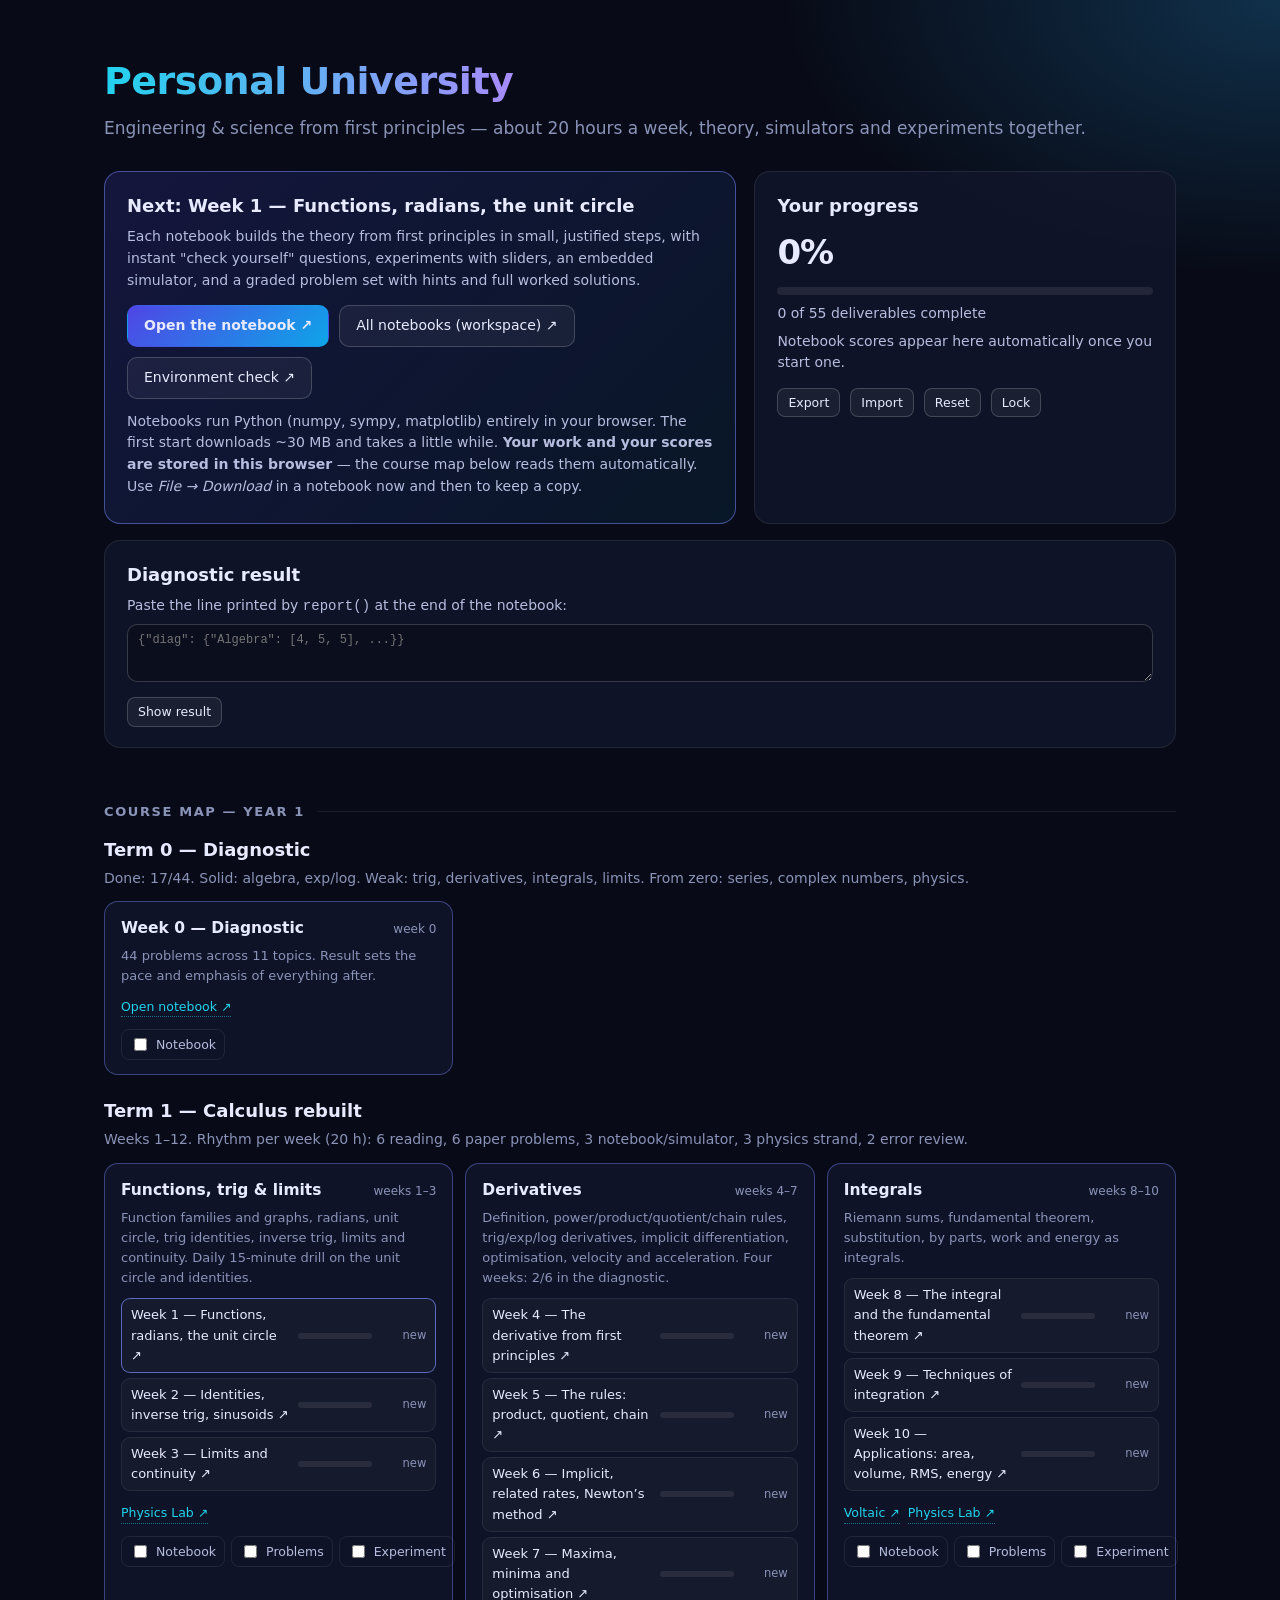
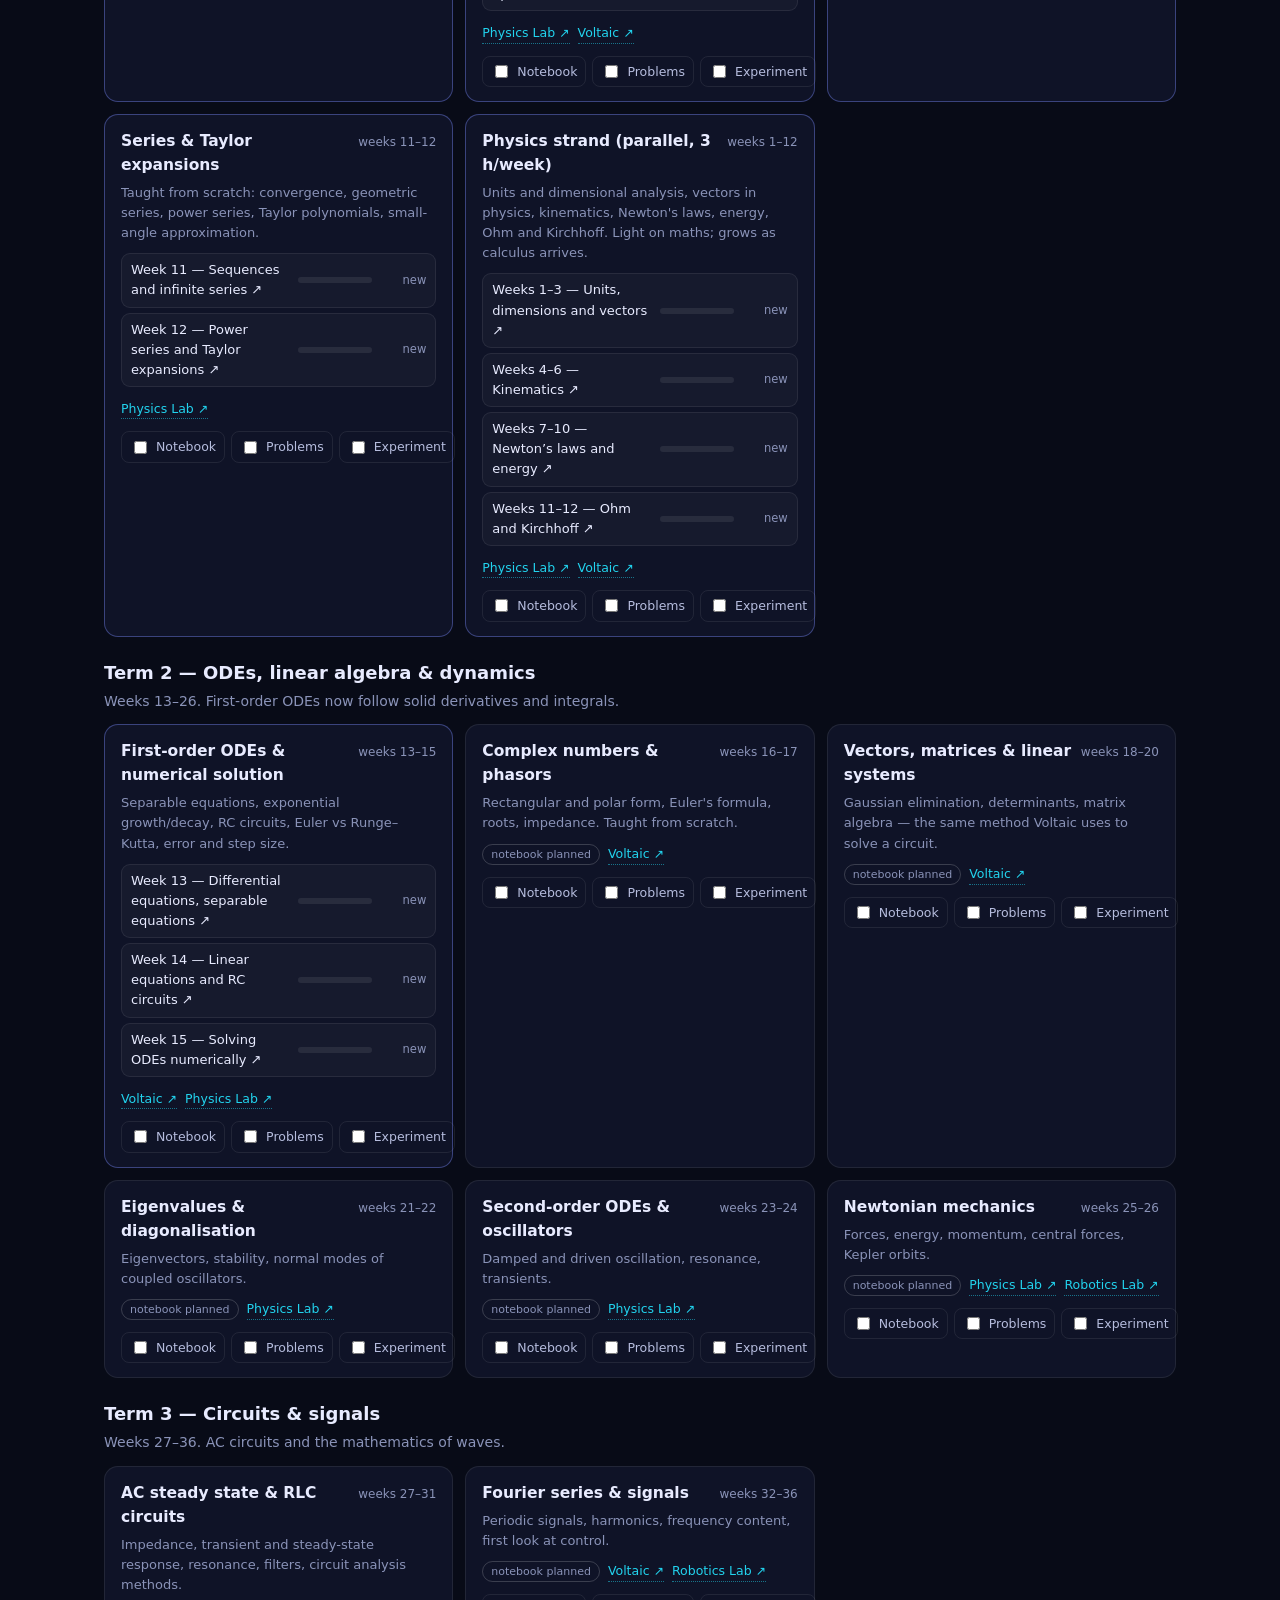
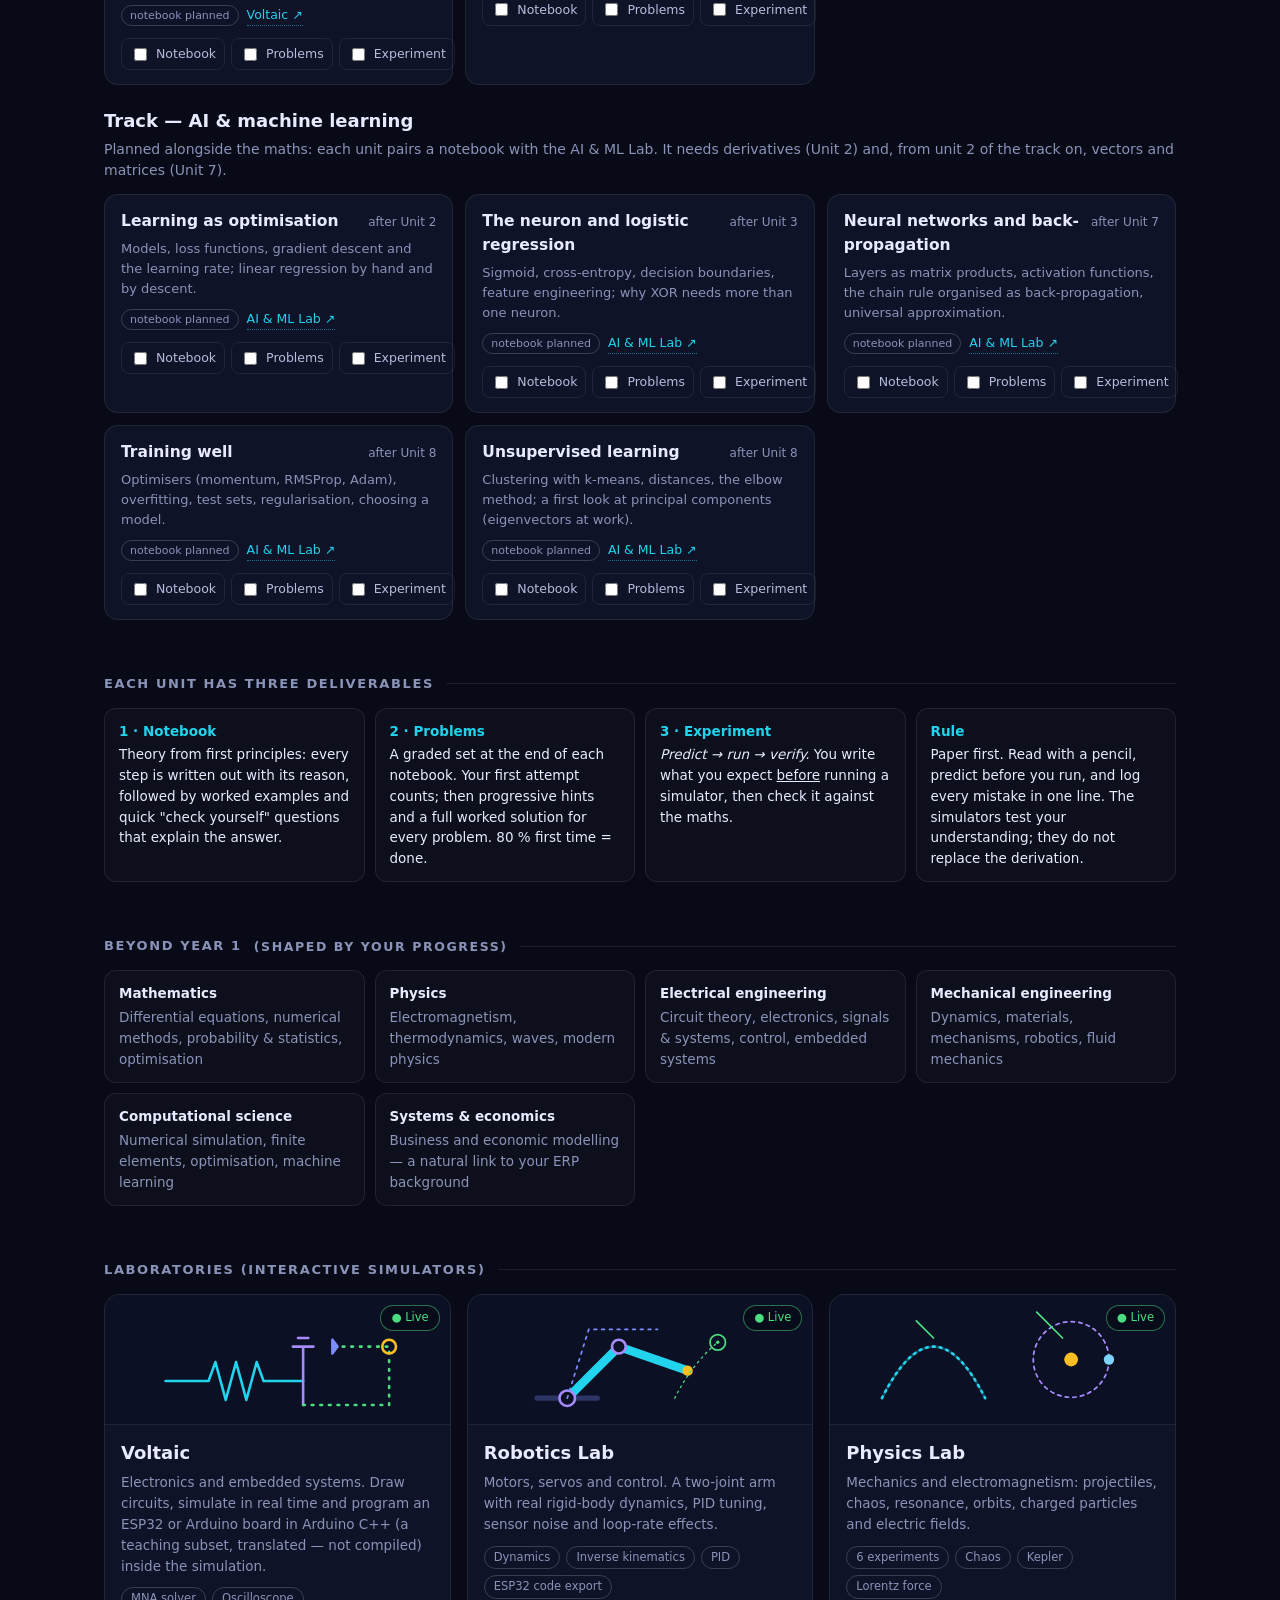
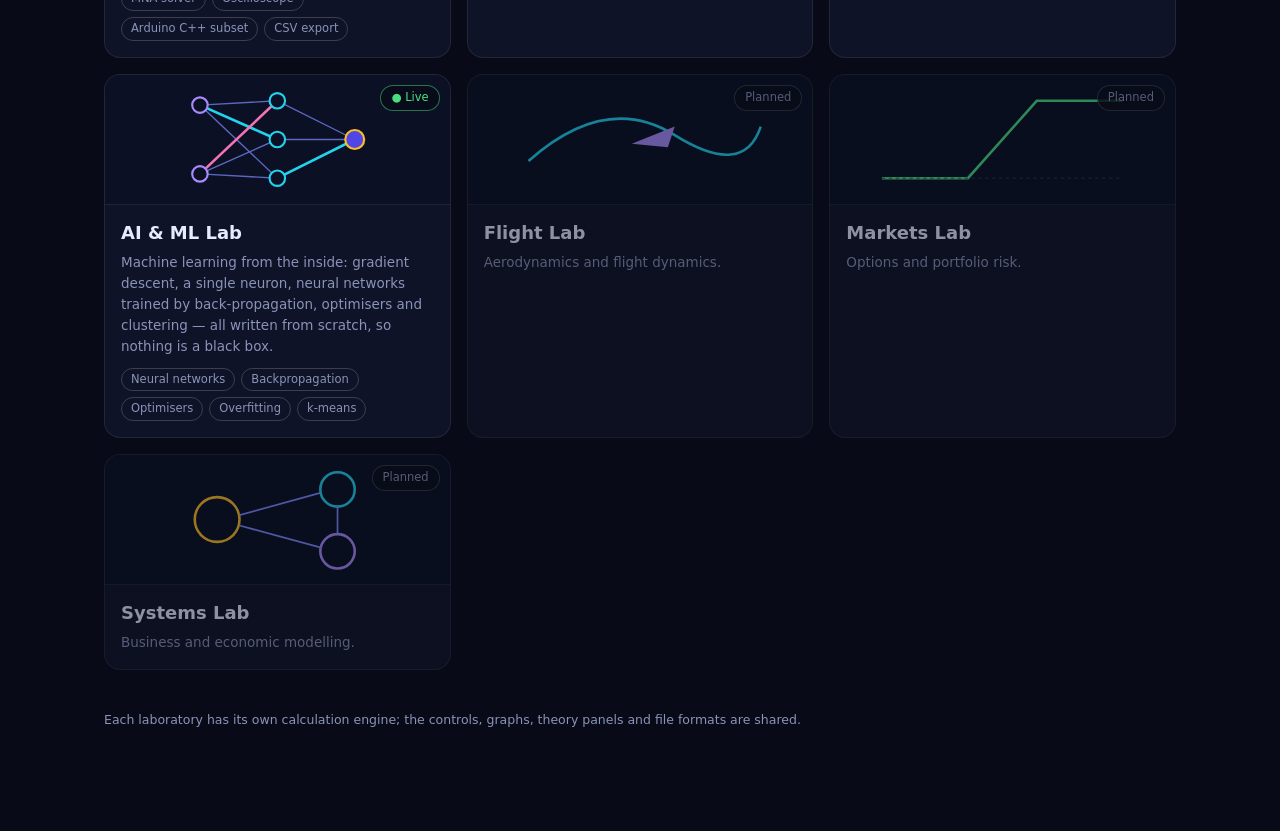
<file: index.html>
<!doctype html>
<html lang="en">
<head>
<script src="shared/gate.js"></script>
<meta charset="utf-8">
<meta name="viewport" content="width=device-width,initial-scale=1">
<title>Personal University</title>
<style>
:root{--bg:#080b17;--panel:rgba(18,23,44,.78);--stroke:rgba(255,255,255,.08);--stroke2:rgba(255,255,255,.18);--text:#e8ebff;--muted:#8a93b8;--accent:#7c8cff;--accent2:#22d3ee;--good:#4ade80;--warn:#fbbf24}
*{box-sizing:border-box}
body{margin:0;min-height:100vh;background:radial-gradient(1200px 600px at 15% -10%,#1a2150 0,transparent 60%),radial-gradient(900px 500px at 100% 0,#10304a 0,transparent 55%),var(--bg);color:var(--text);font:15px/1.55 Inter,"Segoe UI",system-ui,sans-serif}
main{max-width:1120px;margin:0 auto;padding:52px 24px 90px}
h1{font-size:38px;margin:0 0 4px;letter-spacing:-.5px;background:linear-gradient(90deg,#22d3ee,#a78bfa);-webkit-background-clip:text;background-clip:text;color:transparent;display:inline-block}
.sub{color:var(--muted);font-size:17px;margin:0 0 30px}
h2.sec{margin:54px 0 14px;font-size:13px;letter-spacing:1.6px;text-transform:uppercase;color:var(--muted);display:flex;align-items:center;gap:12px}
h2.sec:after{content:"";flex:1;height:1px;background:var(--stroke)}
a{color:inherit}
.btn{display:inline-flex;align-items:center;gap:8px;padding:9px 16px;border-radius:10px;border:1px solid var(--stroke2);background:rgba(255,255,255,.05);color:var(--text);text-decoration:none;font:inherit;font-size:14px;cursor:pointer;transition:background .15s,border-color .15s}
.btn:hover{background:rgba(255,255,255,.1);border-color:var(--accent)}
.btn.primary{background:linear-gradient(135deg,#4f46e5,#0ea5e9);border-color:transparent;font-weight:600}
.btn.primary:hover{filter:brightness(1.12)}
.btn.sm{padding:4px 10px;font-size:12.5px;border-radius:8px}
.hero{display:grid;grid-template-columns:1.5fr 1fr;gap:18px}
@media (max-width:860px){.hero{grid-template-columns:1fr}}
.panel{border:1px solid var(--stroke);border-radius:16px;background:var(--panel);padding:20px 22px}
.panel h3{margin:0 0 6px;font-size:18px}
.panel p{margin:6px 0;color:#b6bdde;font-size:14px}
.start{border-color:rgba(124,140,255,.5);background:linear-gradient(135deg,rgba(79,70,229,.18),rgba(14,165,233,.08))}
.row{display:flex;gap:10px;flex-wrap:wrap;margin-top:14px}
.small{font-size:12.5px;color:var(--muted)}
/* progress */
.bar{height:8px;background:rgba(255,255,255,.08);border-radius:999px;overflow:hidden;margin:8px 0}
.bar i{display:block;height:100%;background:linear-gradient(90deg,#22d3ee,#a78bfa);width:0;transition:width .3s}
.big{font-size:34px;font-weight:700;letter-spacing:-1px}
/* course map */
.term{margin:0 0 22px}
.term>h3{margin:0 0 4px;font-size:18px}
.term>p{margin:0 0 12px;color:var(--muted);font-size:14px}
.units{display:grid;grid-template-columns:repeat(auto-fill,minmax(330px,1fr));gap:12px}
.unit{border:1px solid var(--stroke);border-radius:14px;background:var(--panel);padding:14px 16px;display:flex;flex-direction:column;gap:6px}
.unit.avail{border-color:rgba(124,140,255,.4)}
.unit .top{display:flex;justify-content:space-between;align-items:baseline;gap:8px}
.unit h4{margin:0;font-size:15.5px}
.wk{font-size:12px;color:var(--muted);white-space:nowrap}
.unit .topics{font-size:13px;color:var(--muted)}
.chip{display:inline-block;font-size:11px;padding:1px 8px;border-radius:999px;border:1px solid var(--stroke2);color:var(--muted)}
.chip.go{color:var(--good);border-color:rgba(74,222,128,.5)}
.deliv{display:grid;grid-template-columns:repeat(3,1fr);gap:6px;margin-top:6px}
.deliv label{display:flex;align-items:center;gap:6px;font-size:12.5px;color:#b6bdde;padding:5px 8px;border:1px solid var(--stroke);border-radius:8px;cursor:pointer;user-select:none}
.deliv label.done{color:var(--good);border-color:rgba(74,222,128,.4);background:rgba(74,222,128,.06)}
.deliv input{accent-color:#4ade80}
.links{display:flex;gap:8px;flex-wrap:wrap;margin-top:4px}
.links a{font-size:12.5px;color:var(--accent2);text-decoration:none;border-bottom:1px dotted rgba(34,211,238,.5)}
.links a:hover{color:#fff}
.nbs{display:flex;flex-direction:column;gap:5px;margin:4px 0 2px}
.nb{display:grid;grid-template-columns:1fr 74px 46px;gap:8px;align-items:center;font-size:13px;text-decoration:none;color:var(--text);padding:6px 9px;border:1px solid var(--stroke);border-radius:9px;background:rgba(255,255,255,.03)}
.nb:hover{border-color:var(--accent);background:rgba(124,140,255,.1)}
.nb .bar{margin:0;height:6px}
.nb .sc{font-size:11.5px;color:var(--muted);text-align:right;white-space:nowrap}
.nb.done{border-color:rgba(74,222,128,.45)}.nb.done .sc{color:var(--good)}
.nb.cur{border-color:rgba(124,140,255,.7)}
.later{display:grid;grid-template-columns:repeat(auto-fill,minmax(250px,1fr));gap:10px}
.later div{border:1px solid var(--stroke);border-radius:12px;padding:12px 14px;background:rgba(255,255,255,.025);font-size:13.5px}
.later b{display:block;margin-bottom:3px}
.later span{color:var(--muted)}
/* diagnostic result */
textarea{width:100%;min-height:58px;background:#0a0e1d;color:var(--text);border:1px solid var(--stroke2);border-radius:10px;padding:8px 10px;font:12px ui-monospace,Consolas,monospace}
.dg{display:grid;grid-template-columns:150px 1fr 44px;gap:8px;align-items:center;font-size:13px;margin:4px 0}
.dg .bar{margin:0}
.dg.weak .bar i{background:linear-gradient(90deg,#f87171,#fbbf24)}
details summary{cursor:pointer;color:var(--accent2)}
/* labs grid (existing) */
.grid{display:grid;grid-template-columns:repeat(auto-fill,minmax(300px,1fr));gap:16px}
.card{position:relative;display:flex;flex-direction:column;border:1px solid var(--stroke);border-radius:16px;background:var(--panel);overflow:hidden;text-decoration:none;color:inherit;transition:transform .15s,border-color .15s,box-shadow .15s}
.card.live:hover{transform:translateY(-3px);border-color:var(--accent);box-shadow:0 12px 40px rgba(80,100,255,.2)}
.card.soon{opacity:.6}
.art{height:130px;border-bottom:1px solid var(--stroke);background:#0b1024}
.art svg{width:100%;height:100%;display:block}
.body{padding:14px 16px 16px;display:flex;flex-direction:column;gap:5px;flex:1}
.body h2{margin:0;font-size:18px}.body p{margin:0;color:var(--muted);font-size:13.5px}
.tags{display:flex;flex-wrap:wrap;gap:6px;margin-top:6px}.tags span{font-size:11.5px;padding:2px 9px;border-radius:999px;border:1px solid var(--stroke2);color:var(--muted)}
.badge{position:absolute;top:10px;right:10px;font-size:11.5px;padding:3px 10px;border-radius:999px;background:rgba(8,11,23,.8);border:1px solid var(--stroke2)}
.live .badge{color:var(--good);border-color:rgba(74,222,128,.5)}.soon .badge{color:var(--muted)}
.how{display:grid;grid-template-columns:repeat(auto-fill,minmax(230px,1fr));gap:10px}
.how div{border:1px solid var(--stroke);border-radius:12px;padding:12px 14px;background:rgba(255,255,255,.025);font-size:13.5px}
.how b{display:block;color:var(--accent2);margin-bottom:2px}
</style>
<link rel="manifest" href="manifest.webmanifest">
<meta name="theme-color" content="#080b17">
<link rel="icon" type="image/png" href="icons/icon-192.png">
<link rel="apple-touch-icon" href="icons/apple-touch-icon.png">
<script src="shared/pwa.js"></script>
</head>
<body>
<main>
  <h1>Personal University</h1>
  <p class="sub">Engineering &amp; science from first principles — about 20 hours a week, theory, simulators and experiments together.</p>

  <div class="hero">
    <div class="panel start">
      <h3 id="nextT">Continue: Unit 1 · Week 1</h3>
      <p id="nextP">Each notebook builds the theory from first principles in small, justified steps, with instant "check yourself" questions, experiments with sliders, an embedded simulator, and a graded problem set with hints and full worked solutions.</p>
      <div class="row">
        <a class="btn primary" id="startBtn" href="learn/notebooks/notebooks/index.html?path=year1/u01w1-functions-radians-circle.ipynb" target="_blank">Open the notebook ↗</a>
        <a class="btn" href="learn/notebooks/lab/index.html" target="_blank">All notebooks (workspace) ↗</a>
        <a class="btn" href="learn/notebooks/notebooks/index.html?path=00-setup-check.ipynb" target="_blank">Environment check ↗</a>
      </div>
      <p class="small" style="margin-top:12px">Notebooks run Python (numpy, sympy, matplotlib) entirely in your browser. The first start downloads ~30 MB and takes a little while. <b>Your work and your scores are stored in this browser</b> — the course map below reads them automatically. Use <i>File → Download</i> in a notebook now and then to keep a copy.</p>
    </div>
    <div class="panel">
      <h3>Your progress</h3>
      <div class="big" id="pct">0%</div>
      <div class="bar"><i id="pbar"></i></div>
      <p class="small" id="pdetail">0 of 0 deliverables complete</p>
      <p class="small" id="pauto"></p>
      <div class="row">
        <button class="btn sm" id="exp">Export</button>
        <button class="btn sm" id="imp">Import</button>
        <button class="btn sm" id="rst">Reset</button>
        <button class="btn sm" id="lock" hidden>Lock</button>
      </div>
      <input type="file" id="impf" accept=".json" hidden>
    </div>
  </div>

  <div class="panel" style="margin-top:16px">
    <h3>Diagnostic result</h3>
    <div id="dgOut"><p class="small">Paste the line printed by <code>report()</code> at the end of the notebook:</p>
      <textarea id="dgIn" placeholder='{"diag": {"Algebra": [4, 5, 5], ...}}'></textarea>
      <div class="row" style="margin-top:8px"><button class="btn sm" id="dgGo">Show result</button></div></div>
  </div>

  <h2 class="sec">Course map — Year 1</h2>
  <div id="map"></div>

  <h2 class="sec">Each unit has three deliverables</h2>
  <div class="how">
    <div><b>1 · Notebook</b>Theory from first principles: every step is written out with its reason, followed by worked examples and quick "check yourself" questions that explain the answer.</div>
    <div><b>2 · Problems</b>A graded set at the end of each notebook. Your first attempt counts; then progressive hints and a full worked solution for every problem. 80 % first time = done.</div>
    <div><b>3 · Experiment</b><i>Predict → run → verify.</i> You write what you expect <u>before</u> running a simulator, then check it against the maths.</div>
    <div><b>Rule</b>Paper first. Read with a pencil, predict before you run, and log every mistake in one line. The simulators test your understanding; they do not replace the derivation.</div>
  </div>

  <h2 class="sec">Beyond year 1 <span class="small">(shaped by your progress)</span></h2>
  <div class="later">
    <div><b>Mathematics</b><span>Differential equations, numerical methods, probability &amp; statistics, optimisation</span></div>
    <div><b>Physics</b><span>Electromagnetism, thermodynamics, waves, modern physics</span></div>
    <div><b>Electrical engineering</b><span>Circuit theory, electronics, signals &amp; systems, control, embedded systems</span></div>
    <div><b>Mechanical engineering</b><span>Dynamics, materials, mechanisms, robotics, fluid mechanics</span></div>
    <div><b>Computational science</b><span>Numerical simulation, finite elements, optimisation, machine learning</span></div>
    <div><b>Systems &amp; economics</b><span>Business and economic modelling — a natural link to your ERP background</span></div>
  </div>

  <h2 class="sec">Laboratories (interactive simulators)</h2>
<div class="grid">
    <a class="card live" href="voltaic/index.html">
      <span class="badge">● Live</span>
      <div class="art"><svg viewBox="0 0 320 150"><g fill="none" stroke-width="3" stroke-linecap="round" stroke-linejoin="round">
        <path d="M30 100H80M80 100l8-22 12 44 12-44 12 44 12-44 8 22H190" stroke="#22d3ee"/>
        <path d="M190 100v-40m-12 0h24m-18 -10h12M190 100v28" stroke="#a78bfa"/>
        <path d="M190 128H290V60H230" stroke="#4ade80" stroke-dasharray="2 8"/>
        <circle cx="290" cy="60" r="8" stroke="#fbbf24"/><path d="M230 60l-6-8v16z" fill="#7c8cff" stroke="#7c8cff"/></g></svg></div>
      <div class="body"><h2>Voltaic</h2><p>Electronics and embedded systems. Draw circuits, simulate in real time and program an ESP32 or Arduino board in Arduino C++ (a teaching subset, translated — not compiled) inside the simulation.</p>
        <div class="tags"><span>MNA solver</span><span>Oscilloscope</span><span>Arduino C++ subset</span><span>CSV export</span></div></div>
    </a>

    <a class="card live" href="robotics/index.html">
      <span class="badge">● Live</span>
      <div class="art"><svg viewBox="0 0 320 150"><g stroke-linecap="round" fill="none">
        <path d="M40 120H110" stroke="#2c3566" stroke-width="6"/>
        <path d="M75 120L135 60L215 88" stroke="#22d3ee" stroke-width="10"/>
        <circle cx="75" cy="120" r="9" fill="#0b1024" stroke="#a78bfa" stroke-width="3"/><circle cx="135" cy="60" r="8" fill="#0b1024" stroke="#a78bfa" stroke-width="3"/>
        <circle cx="215" cy="88" r="6" fill="#fbbf24"/>
        <path d="M75 120L100 40L180 40" stroke="#7c8cff" stroke-width="2" stroke-dasharray="3 6"/>
        <circle cx="250" cy="55" r="9" stroke="#4ade80" stroke-width="2"/><circle cx="250" cy="55" r="2" fill="#4ade80"/>
        <path d="M200 120q20-40 50-65" stroke="#4ade80" stroke-width="1.5" stroke-dasharray="2 5"/></g></svg></div>
      <div class="body"><h2>Robotics Lab</h2><p>Motors, servos and control. A two-joint arm with real rigid-body dynamics, PID tuning, sensor noise and loop-rate effects.</p>
        <div class="tags"><span>Dynamics</span><span>Inverse kinematics</span><span>PID</span><span>ESP32 code export</span></div></div>
    </a>

    <a class="card live" href="physics/index.html"><span class="badge">● Live</span>
      <div class="art"><svg viewBox="0 0 320 150"><g fill="none" stroke-width="3" stroke-linecap="round"><path d="M20 120q60-120 120 0" stroke="#22d3ee" stroke-dasharray="2 6"/><path d="M20 120q60-120 120 0" stroke="#22d3ee" opacity=".3"/><circle cx="240" cy="75" r="44" stroke="#a78bfa" stroke-width="2" stroke-dasharray="4 5"/><circle cx="240" cy="75" r="8" fill="#fbbf24" stroke="none"/><circle cx="284" cy="75" r="6" fill="#7dd3fc" stroke="none"/><path d="M60 30l20 20M200 20l30 30" stroke="#4ade80" stroke-width="2"/></g></svg></div>
      <div class="body"><h2>Physics Lab</h2><p>Mechanics and electromagnetism: projectiles, chaos, resonance, orbits, charged particles and electric fields.</p>
        <div class="tags"><span>6 experiments</span><span>Chaos</span><span>Kepler</span><span>Lorentz force</span></div></div></a>

    <a class="card live" href="ml/index.html"><span class="badge">● Live</span>
      <div class="art"><svg viewBox="0 0 320 150"><g stroke-linecap="round" fill="none">
        <path d="M70 35L160 30M70 35L160 75M70 35L160 120M70 115L160 30M70 115L160 75M70 115L160 120M160 30L250 75M160 75L250 75M160 120L250 75" stroke="#7c8cff" stroke-width="1.6" opacity=".7"/>
        <path d="M70 35L160 75M160 120L250 75" stroke="#22d3ee" stroke-width="3"/><path d="M70 115L160 30" stroke="#f472b6" stroke-width="3"/>
        <circle cx="70" cy="35" r="9" fill="#0b1024" stroke="#a78bfa" stroke-width="2.5"/><circle cx="70" cy="115" r="9" fill="#0b1024" stroke="#a78bfa" stroke-width="2.5"/>
        <circle cx="160" cy="30" r="9" fill="#0b1024" stroke="#22d3ee" stroke-width="2.5"/><circle cx="160" cy="75" r="9" fill="#0b1024" stroke="#22d3ee" stroke-width="2.5"/><circle cx="160" cy="120" r="9" fill="#0b1024" stroke="#22d3ee" stroke-width="2.5"/>
        <circle cx="250" cy="75" r="11" fill="#4f46e5" stroke="#fbbf24" stroke-width="2.5"/></g></svg></div>
      <div class="body"><h2>AI &amp; ML Lab</h2><p>Machine learning from the inside: gradient descent, a single neuron, neural networks trained by back-propagation, optimisers and clustering — all written from scratch, so nothing is a black box.</p>
        <div class="tags"><span>Neural networks</span><span>Backpropagation</span><span>Optimisers</span><span>Overfitting</span><span>k-means</span></div></div></a>

    <div class="card soon"><span class="badge">Planned</span>
      <div class="art"><svg viewBox="0 0 320 150"><path d="M30 100Q120 20 200 70T300 60" fill="none" stroke="#22d3ee" stroke-width="3"/><path d="M150 80l50-20-8 24z" fill="#a78bfa"/></svg></div>
      <div class="body"><h2>Flight Lab</h2><p>Aerodynamics and flight dynamics.</p></div></div>

    <div class="card soon"><span class="badge">Planned</span>
      <div class="art"><svg viewBox="0 0 320 150"><path d="M20 120L120 120L200 30L300 30" fill="none" stroke="#4ade80" stroke-width="3"/><path d="M20 120L120 120L200 120L300 120" stroke="#2c3566" stroke-dasharray="4 4" fill="none"/></svg></div>
      <div class="body"><h2>Markets Lab</h2><p>Options and portfolio risk.</p></div></div>

    <div class="card soon"><span class="badge">Planned</span>
      <div class="art"><svg viewBox="0 0 320 150"><circle cx="90" cy="75" r="26" fill="none" stroke="#fbbf24" stroke-width="3"/><circle cx="230" cy="40" r="20" fill="none" stroke="#22d3ee" stroke-width="3"/><circle cx="230" cy="112" r="20" fill="none" stroke="#a78bfa" stroke-width="3"/><path d="M116 70L210 44M116 82L212 108M230 60v32" stroke="#7c8cff" stroke-width="2" fill="none"/></svg></div>
      <div class="body"><h2>Systems Lab</h2><p>Business and economic modelling.</p></div></div>
  </div>

  <p class="small" style="margin-top:40px">Each laboratory has its own calculation engine; the controls, graphs, theory panels and file formats are shared.</p>
</main>
<script src="learn/curriculum.js"></script>
<script>
(function () {
  const KEY = 'uni.progress.v1', DKEY = 'uni.diag.v1', $ = s => document.querySelector(s);
  let prog = {}; try { prog = JSON.parse(localStorage.getItem(KEY)) || {}; } catch (e) { }
  const save = () => { try { localStorage.setItem(KEY, JSON.stringify(prog)); } catch (e) { } };
  const NB = 'learn/notebooks/notebooks/index.html?path=';
  const DEL = [['nb', 'Notebook'], ['pr', 'Problems'], ['ex', 'Experiment']];

  /* Notebook results: each notebook saves <id>-results.json next to itself; JupyterLite keeps those files in IndexedDB. */
  let RES = {}, NEXT = null;
  const ALLNB = []; CURRICULUM.forEach(t => t.units.forEach(u => (u.notebooks || []).forEach(n => ALLNB.push(n))));
  async function loadResults() {
    try {
      if (!indexedDB.databases) return;
      const name = 'JupyterLite Storage - ' + new URL('learn/notebooks/', location.href).pathname;
      if (!(await indexedDB.databases()).some(d => d.name === name)) return;
      const db = await new Promise((ok, no) => { const q = indexedDB.open(name); q.onsuccess = () => ok(q.result); q.onerror = no; q.onupgradeneeded = () => { q.transaction.abort(); no(); }; });
      if (!db.objectStoreNames.contains('files')) { db.close(); return; }
      const all = await new Promise((ok, no) => { const q = db.transaction('files').objectStore('files').getAll(); q.onsuccess = () => ok(q.result); q.onerror = no; });
      db.close();
      const out = {};
      for (const f of all) {
        if (!f || !/-results\.json$/.test(f.name || '')) continue;
        try { const c = f.format === 'base64' ? JSON.parse(decodeURIComponent(escape(atob(f.content)))) : (typeof f.content === 'string' ? JSON.parse(f.content) : f.content); if (c && c.id && c.sum) out[c.id] = c; } catch (e) { }
      }
      RES = out;
    } catch (e) { }
  }
  function pickNext() {
    NEXT = ALLNB.find(n => { const sm = RES[n.id] && RES[n.id].sum; return !(sm && sm.tried >= sm.n && sm.got >= .8 * sm.n); }) || null;
    if (NEXT) { $('#nextT').textContent = (RES[NEXT.id] ? 'Continue: ' : 'Next: ') + NEXT.title; $('#startBtn').href = NB + NEXT.path; }
    else if (ALLNB.length) { $('#nextT').textContent = 'All available notebooks are done'; }
    let g = 0, n = 0, k = 0; ALLNB.forEach(x => { const sm = RES[x.id] && RES[x.id].sum; if (sm) { g += sm.got; n += sm.n; k++; } });
    $('#pauto').textContent = k ? `From your notebooks: ${g} of ${n} problems right first time, in ${k} notebook${k > 1 ? 's' : ''} started.` : 'Notebook scores appear here automatically once you start one.';
  }
  function render() {
    pickNext();
    let total = 0, done = 0, html = '';
    for (const t of CURRICULUM) {
      html += `<div class="term"><h3>${t.title}</h3><p>${t.desc}</p><div class="units">`;
      for (const u of t.units) {
        const p = prog[u.id] || {}, has = !!(u.notebook || u.notebooks);
        const dels = u.deliverables || ['nb', 'pr', 'ex'];
        html += `<div class="unit ${has ? 'avail' : ''}"><div class="top"><h4>${u.title}</h4><span class="wk">${u.weeks}</span></div>`;
        html += `<div class="topics">${u.topics}</div>`;
        if (u.notebooks) html += `<div class="nbs">${u.notebooks.map(n => { const r = RES[n.id], sm = r && r.sum, pc = sm && sm.n ? (sm.got + sm.later) / sm.n : 0, dn = sm && sm.tried >= sm.n && sm.got >= .8 * sm.n;
          return `<a class="nb ${dn ? 'done' : ''} ${NEXT && NEXT.id === n.id ? 'cur' : ''}" href="${NB}${n.path}" target="_blank" title="${sm ? `first time ${sm.got}/${sm.n}, on retry ${sm.later}, check-yourself ${sm.q}/${sm.nq}` : 'not started'}"><span>${n.title} ↗</span><div class="bar"><i style="width:${pc * 100}%"></i></div><span class="sc">${sm ? `${sm.got}/${sm.n}${dn ? ' ✓' : ''}` : 'new'}</span></a>`; }).join('')}</div>`;
        html += `<div class="links">${u.notebook ? `<a href="${NB}${u.notebook}" target="_blank">Open notebook ↗</a>` : (u.notebooks ? '' : '<span class="chip">notebook planned</span>')}${(u.labs || []).map(l => `<a href="${l[1]}" target="_blank">${l[0]} ↗</a>`).join('')}</div>`;
        html += `<div class="deliv">${DEL.filter(d => dels.includes(d[0])).map(d => { total++; const on = !!p[d[0]]; if (on) done++; return `<label class="${on ? 'done' : ''}"><input type="checkbox" data-u="${u.id}" data-d="${d[0]}" ${on ? 'checked' : ''}>${d[1]}</label>`; }).join('')}</div></div>`;
      }
      html += '</div></div>';
    }
    $('#map').innerHTML = html;
    const pc = total ? Math.round(done / total * 100) : 0; $('#pct').textContent = pc + '%'; $('#pbar').style.width = pc + '%'; $('#pdetail').textContent = `${done} of ${total} deliverables complete`;
    document.querySelectorAll('#map input[type=checkbox]').forEach(c => c.onchange = () => { const u = c.dataset.u; (prog[u] = prog[u] || {})[c.dataset.d] = c.checked; save(); render(); });
  }
  render();
  const refresh = () => loadResults().then(render);
  refresh(); addEventListener('focus', refresh); document.addEventListener('visibilitychange', () => { if (!document.hidden) refresh(); });

  $('#exp').onclick = () => { const a = document.createElement('a'); a.href = URL.createObjectURL(new Blob([JSON.stringify({ uni: 1, progress: prog, notebooks: RES, diag: JSON.parse(localStorage.getItem(DKEY) || 'null') }, null, 1)], { type: 'application/json' })); a.download = 'university-progress.json'; a.click(); URL.revokeObjectURL(a.href); };
  $('#imp').onclick = () => $('#impf').click();
  $('#impf').onchange = e => { const f = e.target.files[0]; if (!f) return; const r = new FileReader(); r.onload = () => { try { const o = JSON.parse(r.result); if (!o.uni) throw 0; prog = o.progress || {}; save(); if (o.diag) localStorage.setItem(DKEY, JSON.stringify(o.diag)); render(); showDiag(); } catch (x) { alert('Not a progress file'); } }; r.readAsText(f); e.target.value = ''; };
  if (window.PUGate && PUGate.active) { $('#lock').hidden = false; $('#lock').onclick = PUGate.lock; }
  $('#rst').onclick = () => { if (confirm('Reset all progress marks on this page? (Notebooks are not affected.)')) { prog = {}; save(); render(); } };

  function showDiag() {
    let d = null; try { d = JSON.parse(localStorage.getItem(DKEY)); } catch (e) { }
    if (!d) return;
    const rows = Object.entries(d).map(([t, v]) => ({ t, got: v[0], tried: v[1], n: v[2] }));
    $('#dgOut').innerHTML = rows.map(r => { const p = r.got / r.n; return `<div class="dg ${r.tried === r.n && p < .7 ? 'weak' : ''}"><span>${r.t}</span><div class="bar"><i style="width:${p * 100}%"></i></div><span>${r.got}/${r.n}</span></div>`; }).join('') + `<div class="row"><button class="btn sm" id="dgClear">Replace result</button></div><p class="small">Send this to your tutor to shape Term 1. Red bars are the areas to focus on first.</p>`;
    $('#dgClear').onclick = () => { localStorage.removeItem(DKEY); location.reload(); };
  }
  $('#dgGo').onclick = () => { try { const o = JSON.parse($('#dgIn').value.trim()); if (!o.diag) throw 0; localStorage.setItem(DKEY, JSON.stringify(o.diag)); showDiag(); } catch (e) { alert('That does not look like the report() line.'); } };
  showDiag();
})();
</script>
</body>
</html>
</file>
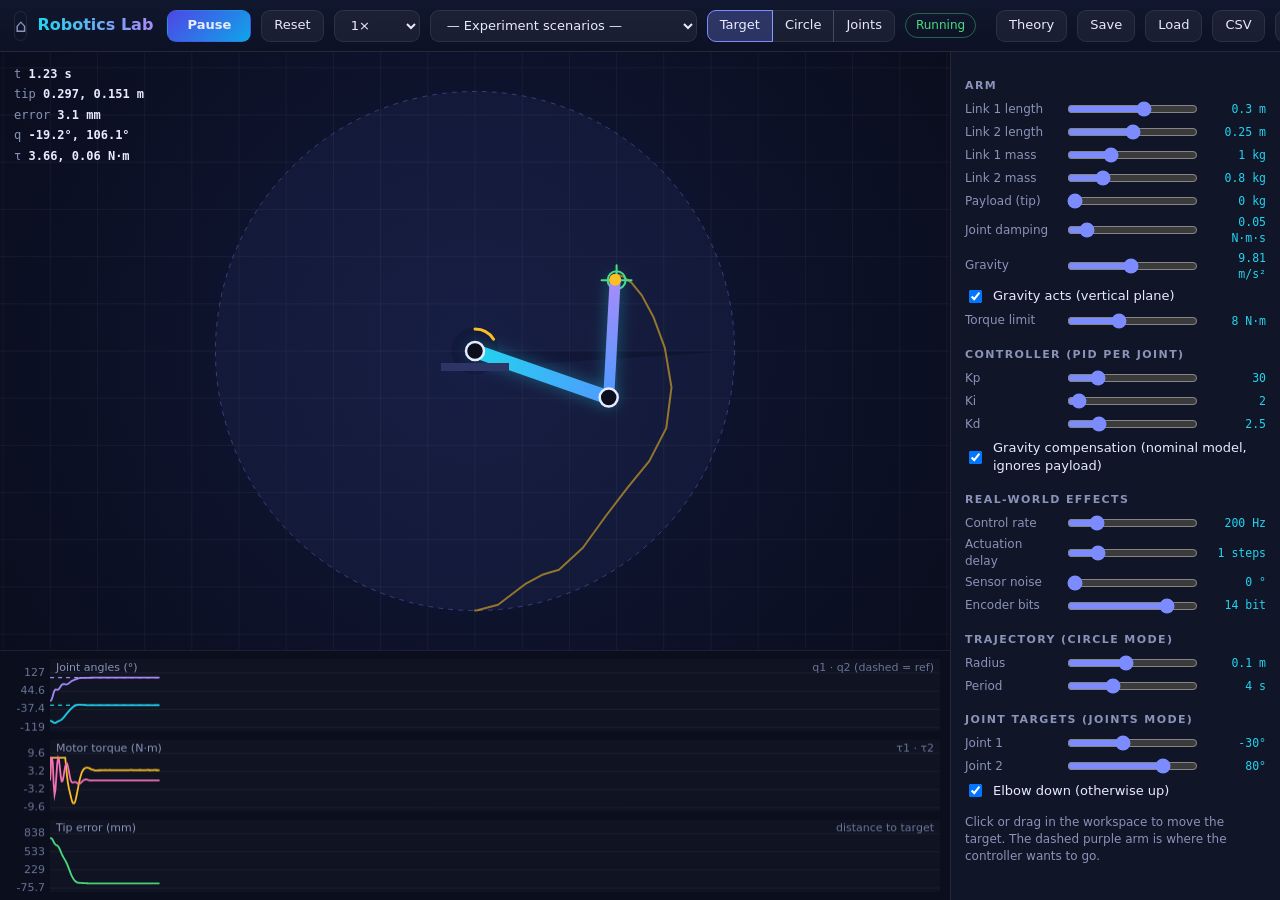
<file: robotics/index.html>
<!doctype html>
<html lang="en">
<head>
<script src="../shared/gate.js"></script>
<meta charset="utf-8">
<meta name="viewport" content="width=device-width,initial-scale=1">
<title>Robotics Lab</title>
<style>
:root{--bg:#080b17;--panel:rgba(18,23,44,.85);--stroke:rgba(255,255,255,.08);--stroke2:rgba(255,255,255,.18);--text:#e8ebff;--muted:#8a93b8;--accent:#7c8cff;--accent2:#22d3ee;--good:#4ade80;--warn:#fbbf24;--bad:#f87171;--mono:ui-monospace,"Cascadia Code",Consolas,monospace}
*{box-sizing:border-box}
html,body{height:100%;margin:0;background:var(--bg);color:var(--text);font:13px/1.4 Inter,"Segoe UI",system-ui,sans-serif;overflow:hidden}
.mono{font-family:var(--mono);font-variant-numeric:tabular-nums}
#app{display:grid;height:100%;grid-template-rows:52px 1fr;grid-template-columns:1fr 330px}
header{grid-column:1/3;display:flex;align-items:center;gap:10px;padding:0 14px;background:linear-gradient(180deg,#11172e,#0c1124);border-bottom:1px solid var(--stroke);overflow-x:auto}
.home{color:var(--muted);text-decoration:none;font-size:18px;width:30px;height:30px;display:grid;place-items:center;border-radius:8px;border:1px solid var(--stroke)}
.home:hover{color:var(--text);background:rgba(255,255,255,.08)}
.brand{font-size:16px;font-weight:700;background:linear-gradient(90deg,#22d3ee,#a78bfa);-webkit-background-clip:text;background-clip:text;color:transparent;margin-right:4px;white-space:nowrap}
.btn,select{font:inherit;color:var(--text);background:rgba(255,255,255,.05);border:1px solid var(--stroke);border-radius:9px;height:32px;padding:0 12px;cursor:pointer;white-space:nowrap}
.btn:hover{background:rgba(255,255,255,.1);border-color:var(--stroke2)}
.btn.primary{background:linear-gradient(135deg,#4f46e5,#0ea5e9);border-color:transparent;font-weight:600;min-width:84px}
.btn.on{background:rgba(124,140,255,.28);border-color:var(--accent)}
select option{background:#151a33}
.seg{display:flex}.seg .btn{border-radius:0;margin-left:-1px}.seg .btn:first-child{border-radius:9px 0 0 9px;margin:0}.seg .btn:last-child{border-radius:0 9px 9px 0}
.sp{flex:1}
.pill{padding:3px 10px;border-radius:999px;font-size:12px;border:1px solid var(--stroke2);color:var(--muted);white-space:nowrap}
.pill.ok{color:var(--good);border-color:rgba(74,222,128,.4)}.pill.warn{color:var(--warn);border-color:rgba(251,191,36,.45)}.pill.bad{color:var(--bad);border-color:rgba(248,113,113,.5)}
#main{display:grid;grid-template-rows:1fr 250px;min-height:0;min-width:0}
#view,#plots{width:100%;height:100%;display:block}
#vwrap{position:relative;min-height:0}
#plots{border-top:1px solid var(--stroke);background:#0a0e1d}
#hud{position:absolute;left:14px;top:12px;color:var(--muted);font-size:12px;line-height:1.7;pointer-events:none}
#hud b{color:var(--text);font-weight:600}
#side{overflow-y:auto;border-left:1px solid var(--stroke);background:var(--panel);padding:10px 14px 30px}
#side h4{margin:16px 0 6px;font-size:11px;letter-spacing:1.4px;text-transform:uppercase;color:var(--muted)}
.row{display:grid;grid-template-columns:92px 1fr 62px;align-items:center;gap:8px;margin:3px 0}
.row label{color:var(--muted);font-size:12px}
.row input[type=range]{width:100%;accent-color:#7c8cff}
.row output{font-family:var(--mono);font-size:11.5px;text-align:right;color:var(--accent2)}
.chk{display:flex;align-items:center;gap:8px;margin:5px 0;color:var(--text)}
#modal{position:fixed;inset:0;background:rgba(4,6,14,.7);display:none;place-items:center;z-index:10}
#modal.show{display:grid}
.card{width:min(760px,92vw);max-height:86vh;overflow:auto;background:#10152b;border:1px solid var(--stroke2);border-radius:14px;padding:20px 26px}
.card h2{margin:0 0 4px}.card h5{margin:18px 0 4px;font-size:13px;color:var(--accent2)}
.card pre{margin:4px 0;padding:10px 12px;background:#0a0e1d;border:1px solid var(--stroke);border-radius:8px;font:12.5px/1.55 var(--mono);color:#cfd6ff;white-space:pre-wrap}
.card p{margin:4px 0;color:#b6bdde}
.toast{position:fixed;left:50%;bottom:24px;transform:translateX(-50%);background:#1a2040;border:1px solid var(--stroke2);padding:8px 16px;border-radius:10px;opacity:0;transition:opacity .2s;pointer-events:none;z-index:20}
.toast.show{opacity:1}
@media (max-width:900px){#app{grid-template-columns:1fr;grid-template-rows:52px 1fr 300px}#side{grid-column:1;border-left:0;border-top:1px solid var(--stroke)}}
</style>
<link rel="manifest" href="../manifest.webmanifest">
<meta name="theme-color" content="#080b17">
<link rel="icon" type="image/png" href="../icons/icon-192.png">
<link rel="apple-touch-icon" href="../icons/apple-touch-icon.png">
<script src="../shared/pwa.js"></script>
</head>
<body>
<div id="app">
  <header>
    <a class="home" href="../index.html" title="All laboratories">⌂</a>
    <span class="brand">Robotics Lab</span>
    <button id="bRun" class="btn primary">Pause</button>
    <button id="bReset" class="btn">Reset</button>
    <select id="speed" title="Simulation speed"><option value="0.25">0.25×</option><option value="0.5">0.5×</option><option value="1" selected>1×</option><option value="2">2×</option></select>
    <select id="scen" title="Experiment scenarios"></select>
    <div class="seg" id="mode">
      <button class="btn" data-m="ik" title="Click the workspace to set a target">Target</button>
      <button class="btn" data-m="traj" title="Follow a circle">Circle</button>
      <button class="btn" data-m="joint" title="Set joint angles with sliders">Joints</button>
    </div>
    <span id="status" class="pill">…</span>
    <div class="sp"></div>
    <button id="bTheory" class="btn">Theory</button>
    <button id="bSave" class="btn">Save</button>
    <button id="bLoad" class="btn">Load</button>
    <button id="bCsv" class="btn">CSV</button>
    <button id="bEsp" class="btn" title="Download an ESP32 / Arduino PID sketch with these gains">ESP32 code</button>
  </header>
  <div id="main">
    <div id="vwrap"><canvas id="view"></canvas><div id="hud" class="mono"></div></div>
    <canvas id="plots"></canvas>
  </div>
  <aside id="side"></aside>
</div>
<div id="modal"><div class="card" id="theory"></div></div>
<div class="toast" id="toast"></div>
<input type="file" id="file" accept=".json" hidden>
<script src="app.js"></script>
</body>
</html>
</file>
